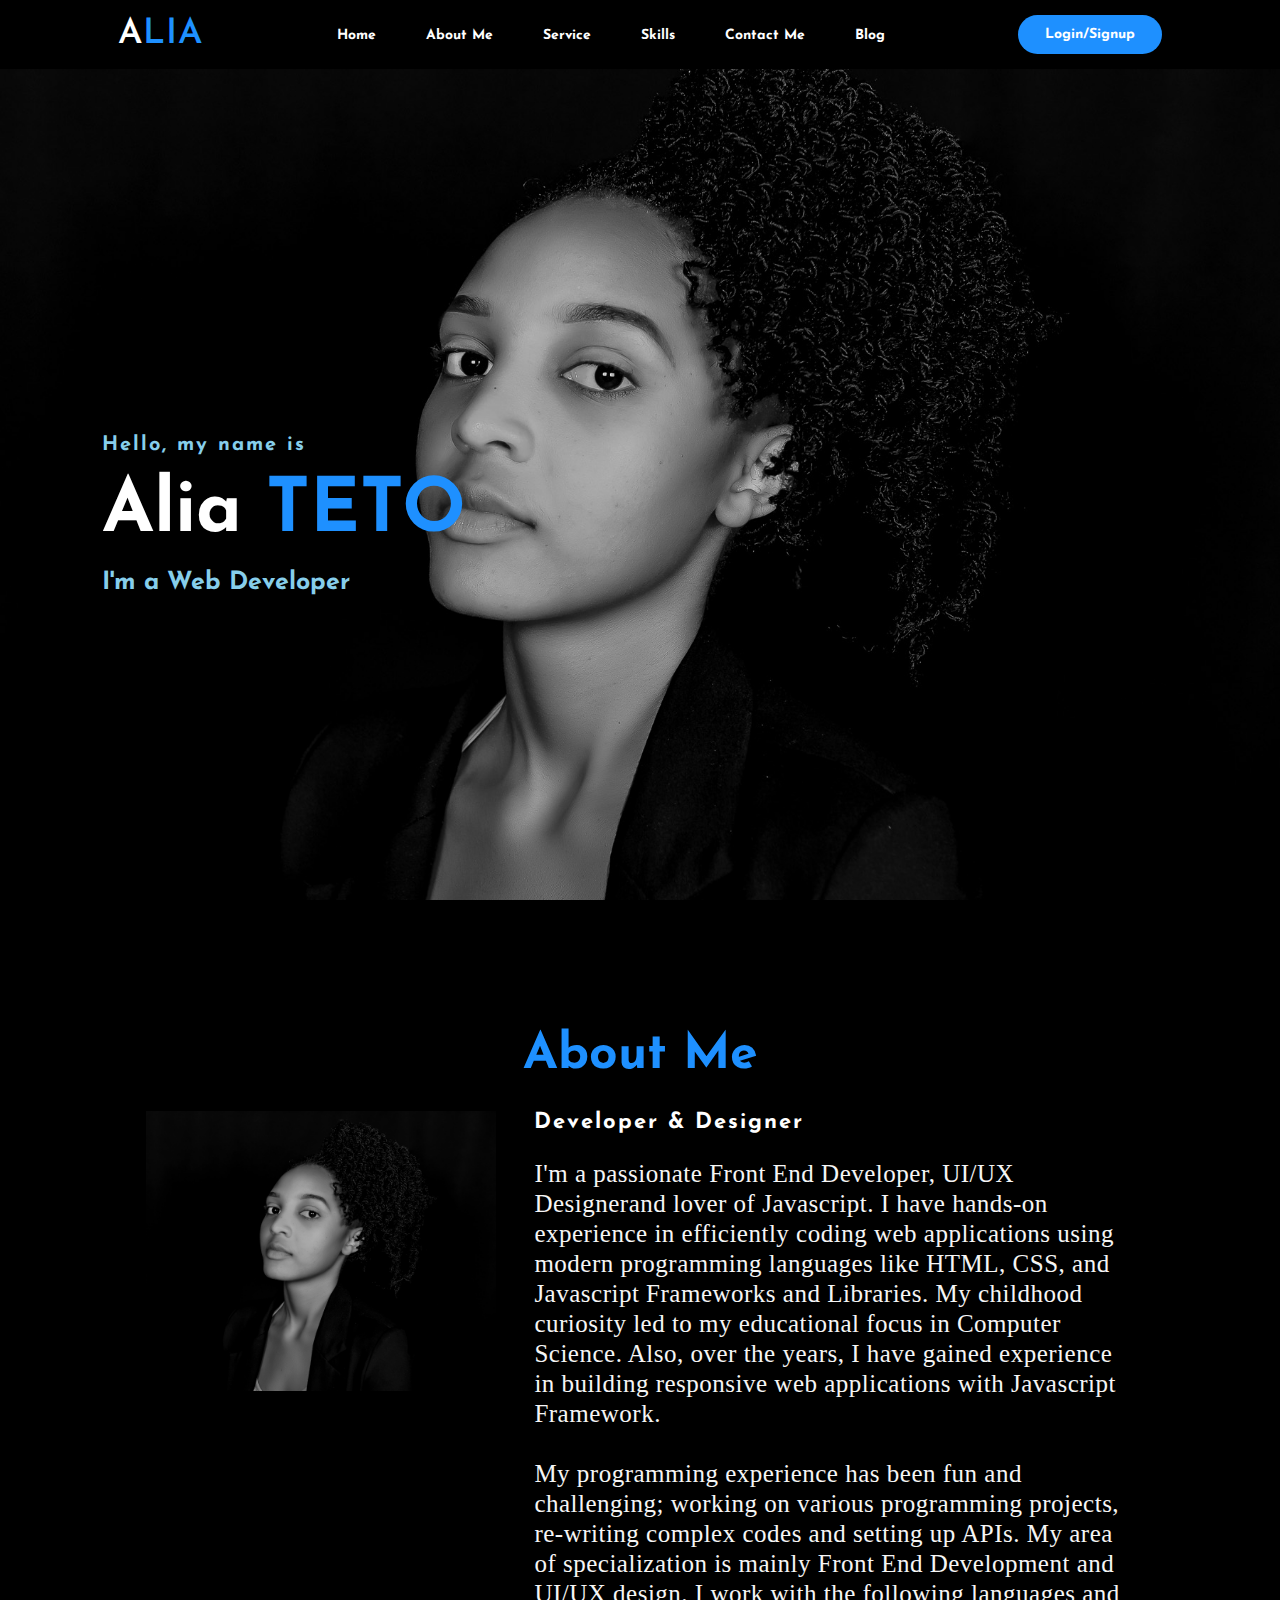
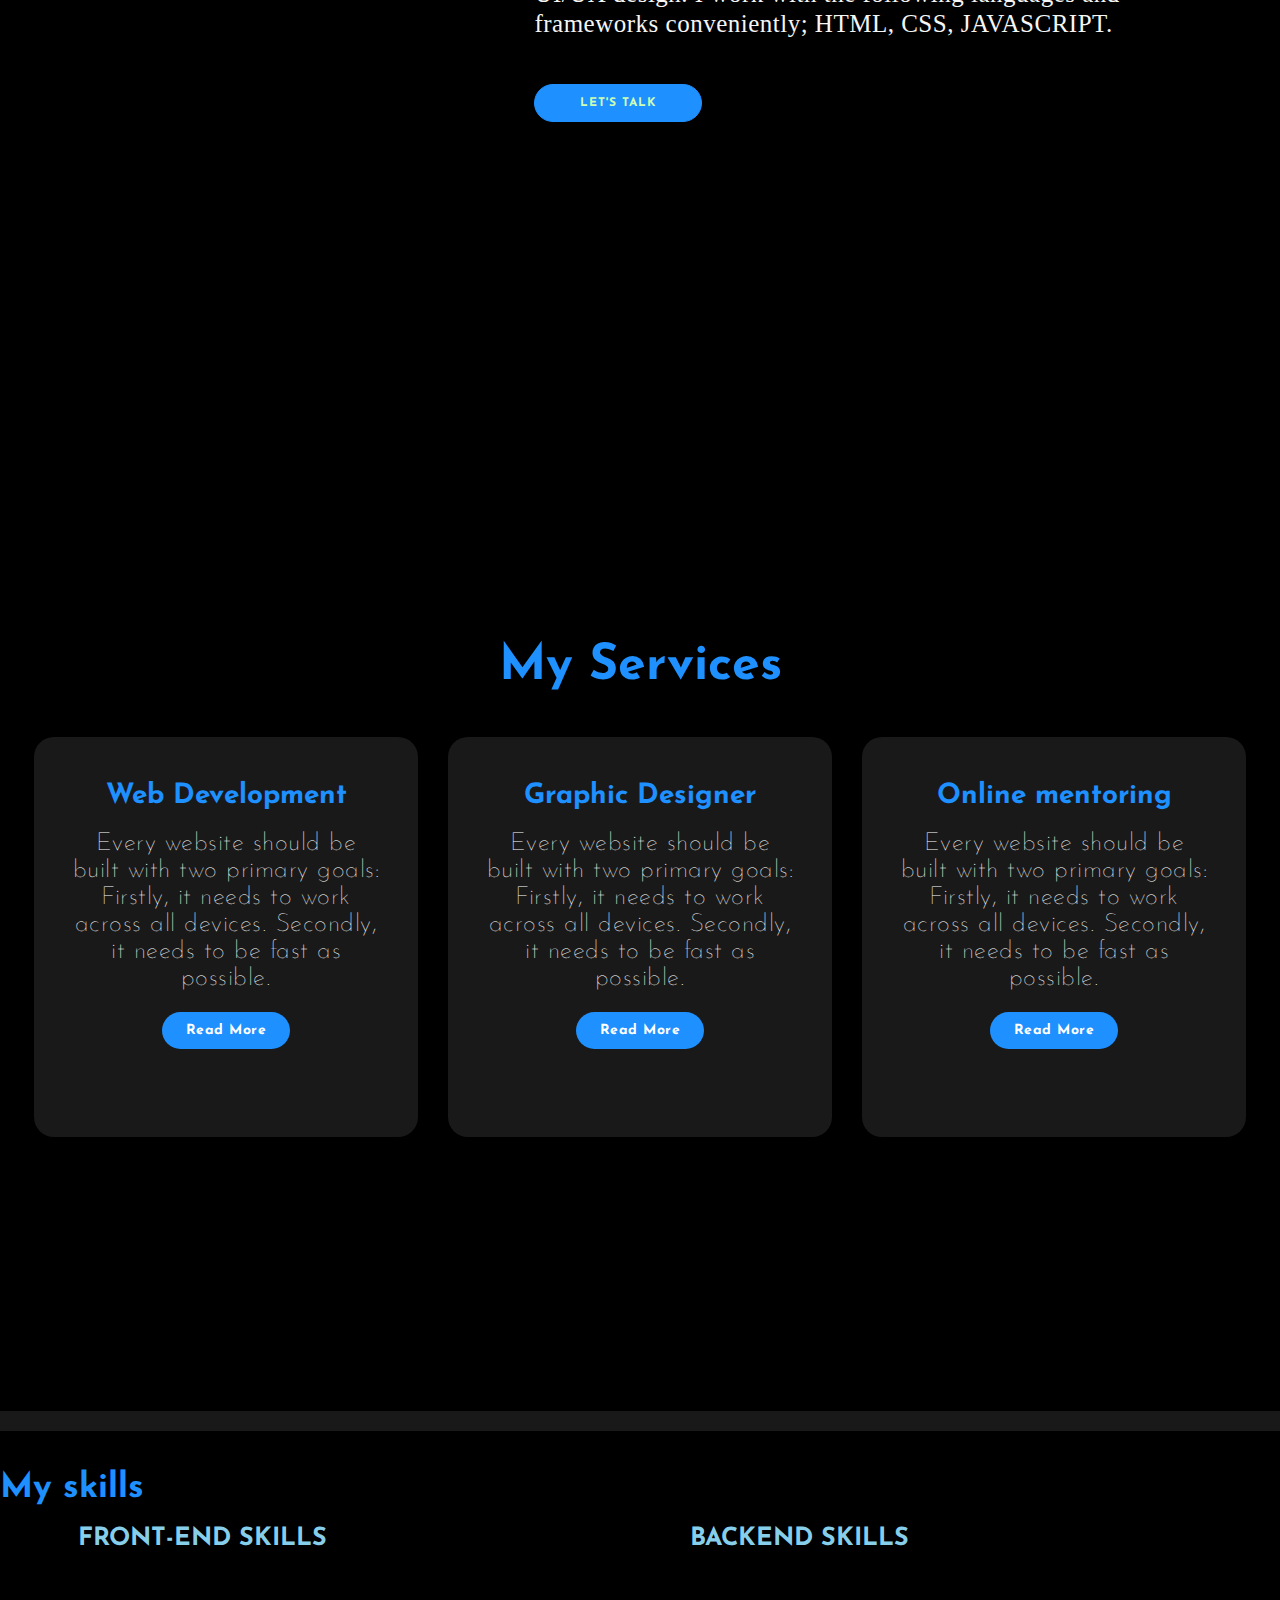
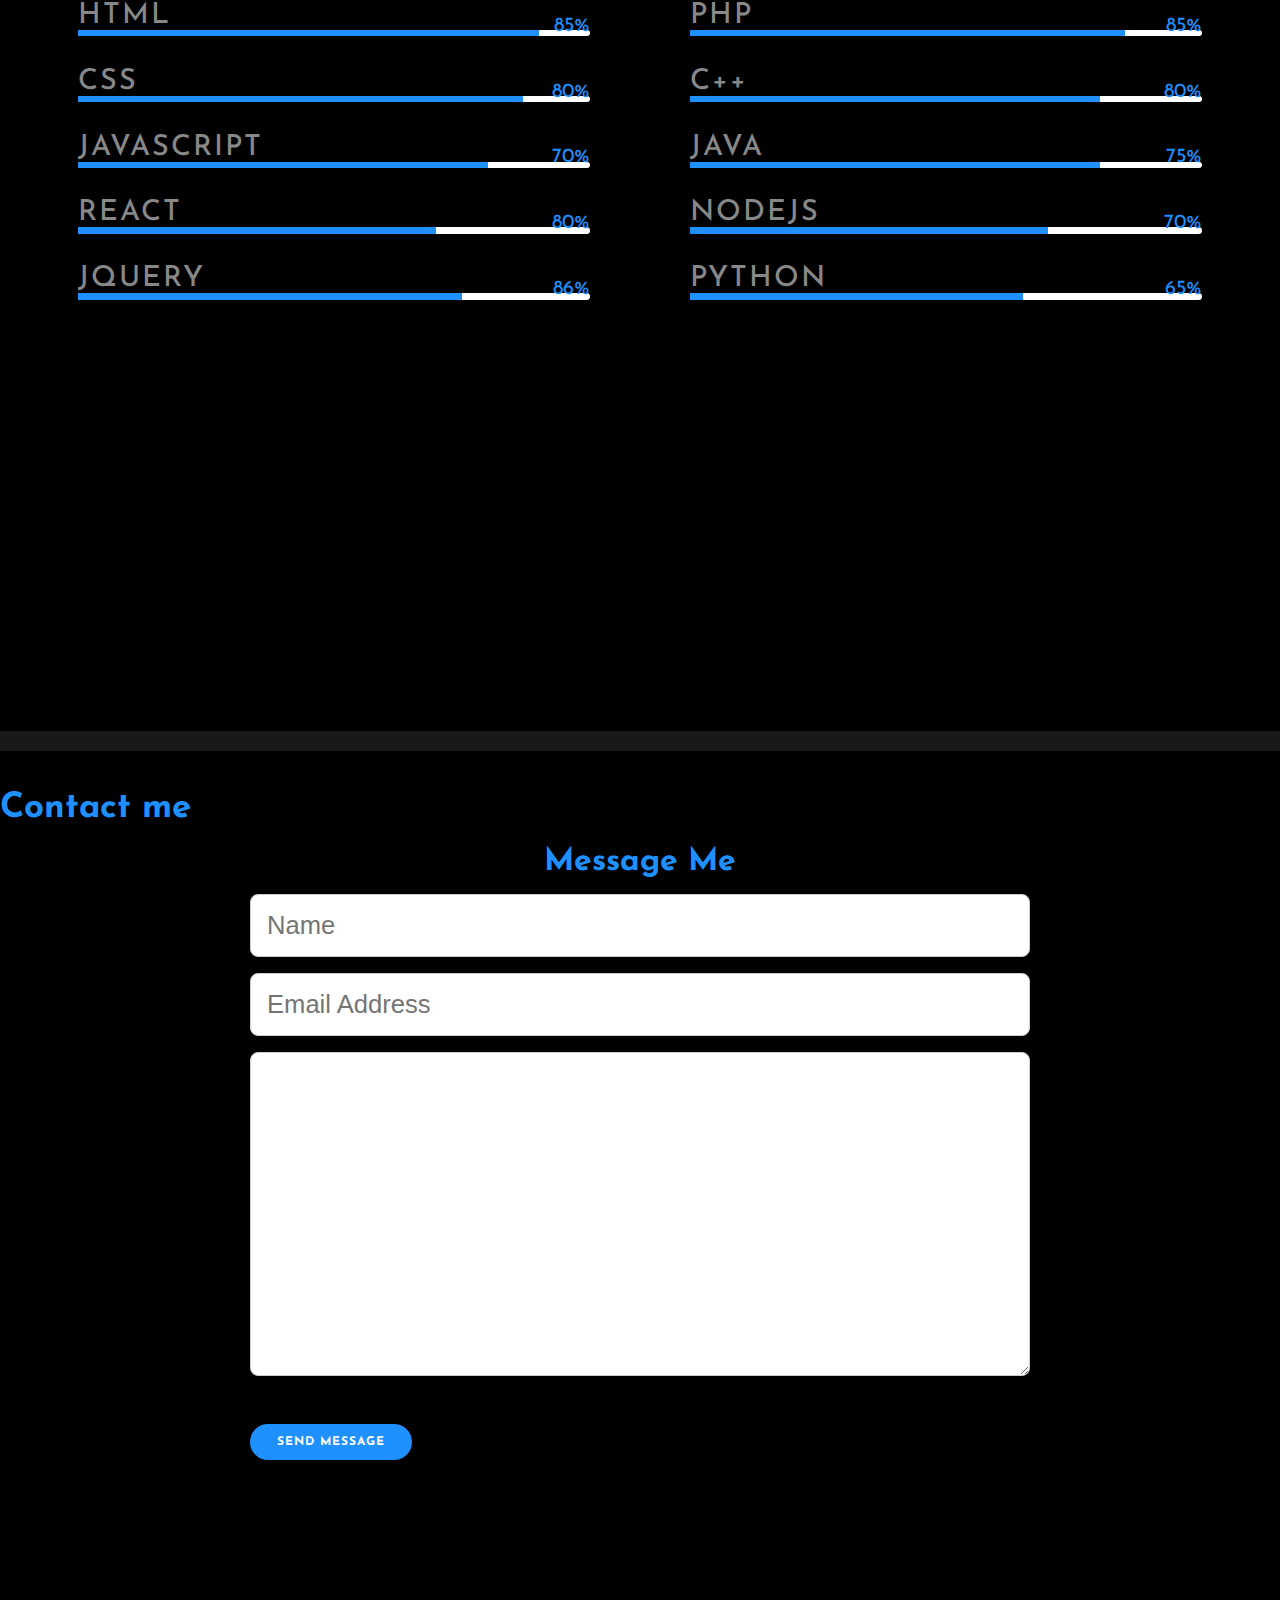
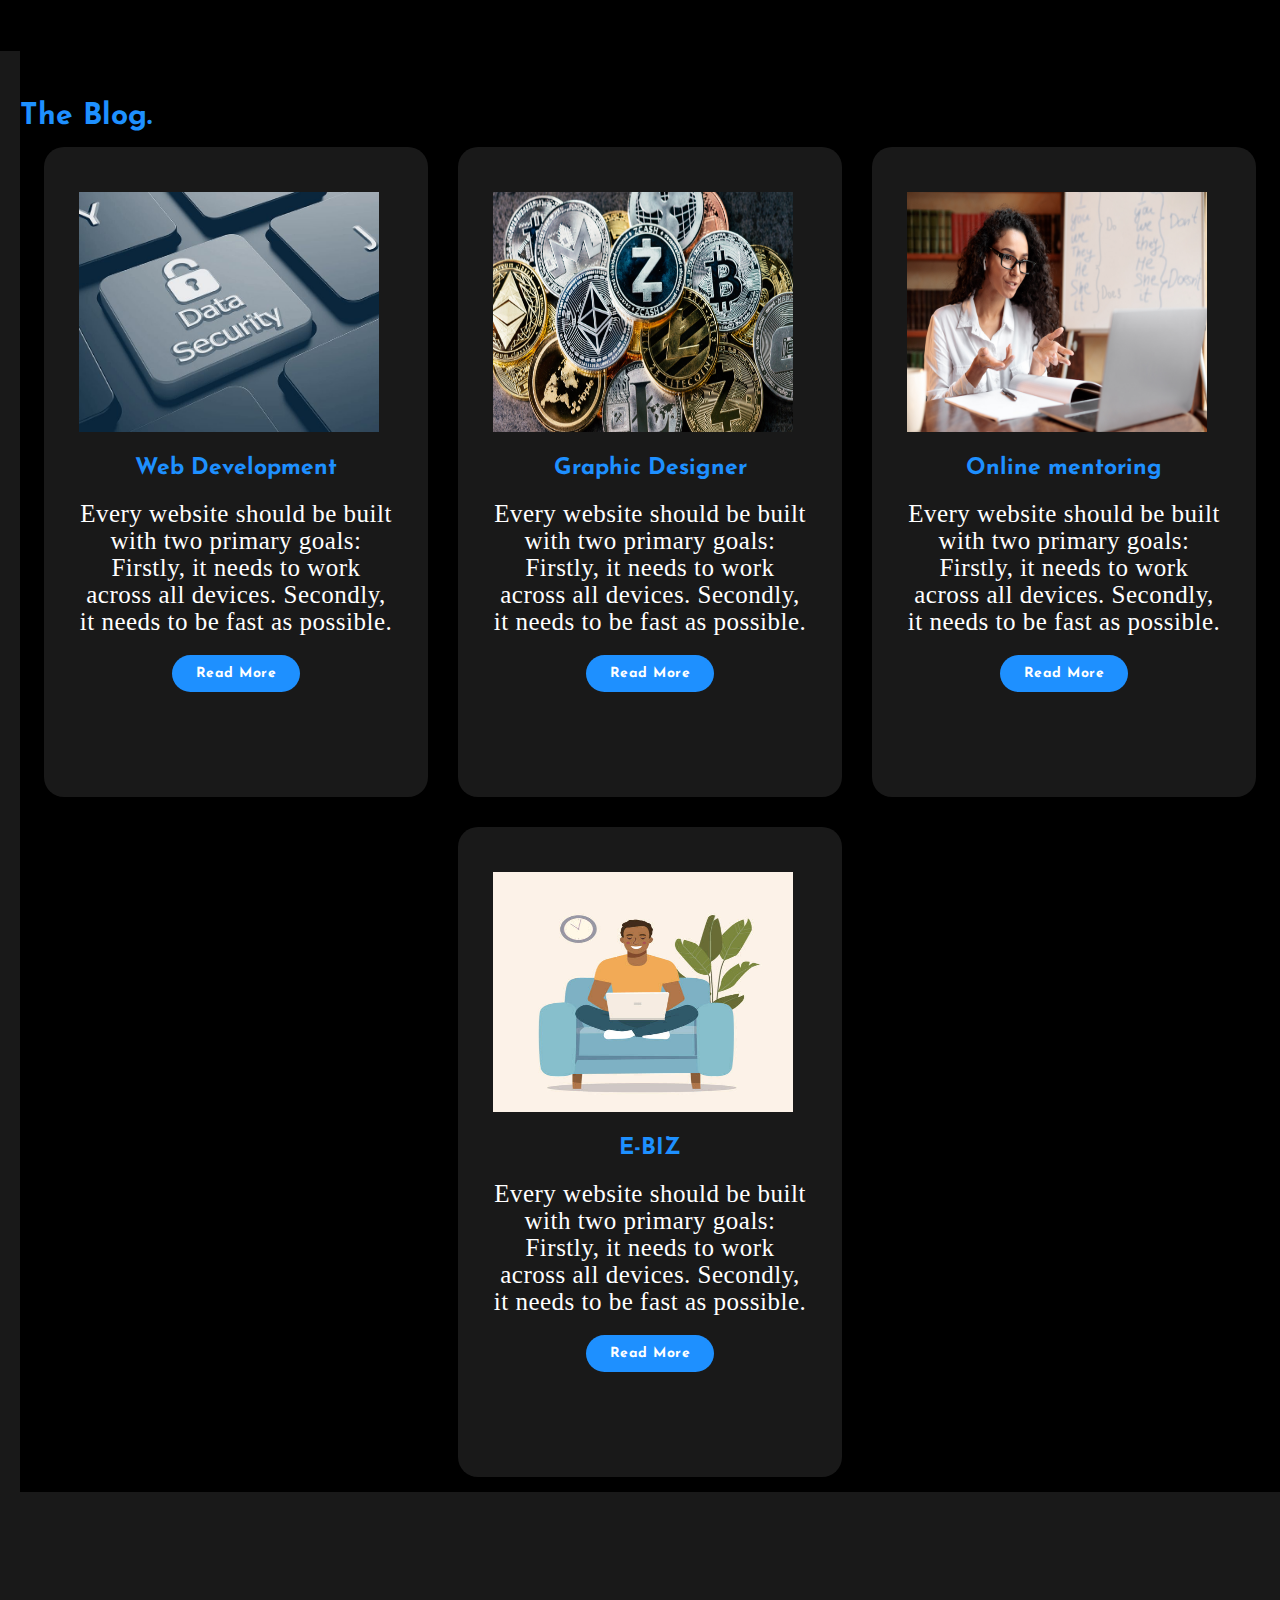
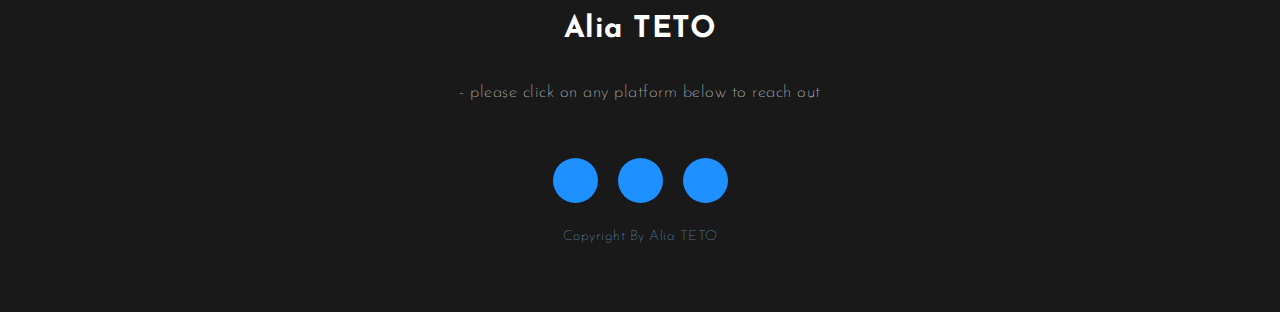
<file: index.html>
<html lang="en">
  <head>
    <meta charset="UTF-8" />
    <meta http-equiv="X-UA-Compatible" content="IE=edge" />
    <meta name="viewport" content="width=device-width, initial-scale=1.0" />
    <title>Alia's Portfolio website</title>
    <link rel="stylesheet" type="text/css" href="css/style.css" />
    <link
      href="https://fonts.googleapis.com/css2?family=Josefin+Sans:ital,wght@0,100;0,200;0,400;0,500;0,600;0,700;1,100;1,200;1,300;1,400;1,500;1,600;1,700&family=Roboto:wght@400;500;700&display=swap"
      rel="stylesheet"
    />

    <link
      rel="stylesheet"
      href="https://cdnjs.cloudflare.com/ajax/libs/font-awesome/6.0.0-beta3/css/all.min.css"
      integrity="sha512-Fo3rlrZj/k7ujTnHg4CGR2D7kSs0v4LLanw2qksYuRlEzO+tcaEPQogQ0KaoGN26/zrn20ImR1DfuLWnOo7aBA=="
      crossorigin="anonymous"
      referrerpolicy="no-referrer"
    />
  </head>

  <body>
    <div class="container">
      <div class="hero" id="home">
        <nav>
          <div class="max-width">
            <div class="logo">
              <a href="#home">A<span>LIA</span></a>
            </div>
            <ul class="navlinks">
              <li><a href="#home">Home</a></li>
              <li><a href="#about">About Me </a></li>
              <li><a href="#service">Service</a></li>
              <li><a href="#skills">Skills</a></li>
              <li><a href="#contact">Contact Me</a></li>
              <li><a href="#blog">Blog</a></li>
            </ul>
            <div class="burger">
              <div class="line1"></div>
              <div class="line2"></div>
              <div class="line3"></div>
            </div>
            <a href="login.html" class="btn"> Login/Signup </a>
          </div>
        </nav>

        <div class="content">
          <h4>Hello, my name is</h4>
          <h1>Alia <span>TETO</span></h1>
          <h3>I'm a Web Developer</h3>
          <div class="newsletter"></div>
        </div>
      </div>

      <section class="about" id="about">
        <div class="title">
          <h2>About Me</h2>
        </div>
        <div class="main">
          <div class="AboutImg">
            <img src="/img/6.jpg" />
          </div>
          <div class="about-text">
            <h5>Developer & Designer</h5>
            <p>
              I'm a passionate Front End Developer, UI/UX Designerand lover of
              Javascript. I have hands-on experience in efficiently coding web
              applications using modern programming languages like HTML, CSS,
              and Javascript Frameworks and Libraries. My childhood curiosity
              led to my educational focus in Computer Science. Also, over the
              years, I have gained experience in building responsive web
              applications with Javascript Framework.
              <br> <br>

              My programming experience has been fun and challenging; working on
              various programming projects, re-writing complex codes and setting
              up APIs. My area of specialization is mainly Front End Development
              and UI/UX design. I work with the following languages and
              frameworks conveniently; HTML, CSS, JAVASCRIPT.
            </p>
            <button type="button">Let's Talk</button>
          </div>
        </div>
      </section>
<section id="service">
  <div class="service" >
    <div class="title">
      <h2>My Services</h2>
    </div>

    <div class="box">
      <div class="card">
        <i class="fas fa-bars"></i>
        <h5>Web Development</h5>
        <div class="pra">
          <p>
            Every website should be built with two primary goals: Firstly,
            it needs to work across all devices. Secondly, it needs to be
            fast as possible.
          </p>
          <p style="text-align: center">
            <a class="button" href="#">Read More</a>
          </p>
        </div>
      </div>

      <div class="card">
        <i class="fas fa-images"></i>
        <h5>Graphic Designer</h5>
        <div class="pra">
          <p>
            Every website should be built with two primary goals: Firstly,
            it needs to work across all devices. Secondly, it needs to be
            fast as possible.
          </p>
          <p style="text-align: center">
            <a class="button" href="#">Read More</a>
          </p>
        </div>
      </div>

      <div class="card">
        <i class="fas fa-film"></i>
        <h5>Online mentoring</h5>
        <div class="pra">
          <p>
            Every website should be built with two primary goals: Firstly,
            it needs to work across all devices. Secondly, it needs to be
            fast as possible.
          </p>
          <p style="text-align: center">
            <a class="button" href="#">Read More</a>
          </p>
        </div>
      </div>
    </div>
  </div>
</section>
      
      <!-- start of skills section -->

      <section class="section-skills" id="skills">
        <div class="title">
          <h1>My skills</h1>
        </div>

        
        <div class="skills-container">
            
          <div class="skills-left">
            <h3>FRONT-END SKILLS</h3>
            <div class="skills-box">
              <h4>HTML</h4>

              <div class="skills-ilt">
                <div class="skills-bar html"></div>
                <span>85%</span>
              </div>
            </div>

            <div class="skills-box">
              <h4>CSS</h4>

              <div class="skills-ilt">
                <div class="skills-bar css"></div>
                <span>80%</span>
              </div>
            </div>

            <div class="skills-box">
              <h4>JAVASCRIPT</h4>

              <div class="skills-ilt">
                <div class="skills-bar javascript"></div>
                <span>70%</span>
              </div>
            </div>

            <div class="skills-box">
              <h4>REACT</h4>

              <div class="skills-ilt">
                <div class="skills-bar nodejs"></div>
                <span>80%</span>
              </div>
            </div>

            <div class="skills-box">
              <h4>JQUERY</h4>

              <div class="skills-ilt">
                <div class="skills-bar jquery"></div>
                <span>86%</span>
              </div>
            </div>

            
          </div>

          <div class="skills-right">
            <h3>BACKEND SKILLS</h3>
            <div class="skills-box">
              <h4>PHP</h4>

              <div class="skills-ilt">
                <div class="skills-bar php"></div>
                <span>85%</span>
              </div>
            </div>

            <div class="skills-box">
              <h4>C++</h4>

              <div class="skills-ilt">
                <div class="skills-bar c"></div>
                <span>80%</span>
              </div>
            </div>

            <div class="skills-box">
              <h4>JAVA</h4>

              <div class="skills-ilt">
                <div class="skills-bar java"></div>
                <span>75%</span>
              </div>
            </div>

            <div class="skills-box">
              <h4>NODEJS</h4>

              <div class="skills-ilt">
                <div class="skills-bar nodejs"></div>
                <span>70%</span>
              </div>
            </div>

            <div class="skills-box">
              <h4>PYTHON</h4>

              <div class="skills-ilt">
                <div class="skills-bar python"></div>
                <span>65%</span>
              </div>
            </div>
        </div>
        </div>
        </div>
      </section>

      <!-- contact section -->
      <section class="section-contact" id="contact">
        <div class="title">
          <h1>Contact me</h1>
        </div>
        <div class="contact-center">

          <div class="right" data-aos="fade-up" data-aos-duration="1500">
            <form method="POST"  class="form">
              <h2>Message Me</h2>
              <div>
                <input type="text" placeholder="Name" required />
                <input type="email" placeholder="Email Address" required />
              </div>

              <textarea name="message" id="" cols="30" rows="10" placeholder="Your Message">
              </textarea>
              <button type="submit" class="btn btn-form">Send message</button>
            </form>
          </div>
        </div>

       
      </section>
    </div>
    
    <!-- blog section -->
    
    <section class="blog" id="blog">
        <div class="main-nav">
  
            <h2>The Blog.</h2>
            <div class="boxes">
                <div class="cards">
                  <!-- <i class="fas fa-bars"></i> -->
                  <img src="img/data-security.jpg">
                  <h5>Web Development</h5>
                  <div class="prag">
                    <p>
                      Every website should be built with two primary goals: Firstly,
                      it needs to work across all devices. Secondly, it needs to be
                      fast as possible.
                    </p>
                    <p style="text-align: center">
                      <a class="button" href="article1.html">Read More</a>
                    </p>
                  </div>
                </div>
      
                <div class="cards">
                  <!-- <i class="fas fa-images"></i> -->
                  <img src="img/cryptocurrency.jpg">
                  <h5>Graphic Designer</h5>
                  <div class="prag">
                    <p>
                      Every website should be built with two primary goals: Firstly,
                      it needs to work across all devices. Secondly, it needs to be
                      fast as possible.
                    </p>
                    <p style="text-align: center">
                      <a class="button" href="#">Read More</a>
                    </p>
                  </div>
                </div>
      
                <div class="cards">
                  <!-- <i class="fas fa-film"></i> -->
                  <img src="img/online-mentoring.jpg">
                  <h5>Online mentoring</h5>
                  <div class="prag">
                    <p>
                      Every website should be built with two primary goals: Firstly,
                      it needs to work across all devices. Secondly, it needs to be
                      fast as possible.
                    </p>
                    <p style="text-align: center">
                      <a class="button" href="#">Read More</a>
                    </p>
                  </div>
                </div>
                <div class="cards">
                    <!-- <i class="fas fa-film"></i> -->
                    <img src="img/5.jpg">
                    <h5>E-BIZ</h5>
                    <div class="prag">
                      <p>
                        Every website should be built with two primary goals: Firstly,
                        it needs to work across all devices. Secondly, it needs to be
                        fast as possible.
                      </p>
                      <p style="text-align: center">
                        <a class="button" href="#">Read More</a>
                      </p>
                    </div>
                  </div>
              </div>
                  </div>
    </section>
    <footer>
      <p>Alia TETO</p>
      <p>
        - please click on any  platform below to reach out
      </p>
      <div class="social">
        <a href="#"><i class="fab fa-twitter"></i></a>
        <a href="#"><i class="fab fa-instagram"></i></a>
        <a href="#"><i class="fab fa-linkedin"></i></a>
      </div>
      <p class="end">Copyright By Alia TETO</p>
    </footer>
    <script src="./main.js"></script>
    <script src="./munye/js/geolocationapi.js"></script>
  </body>
</html>
</file>
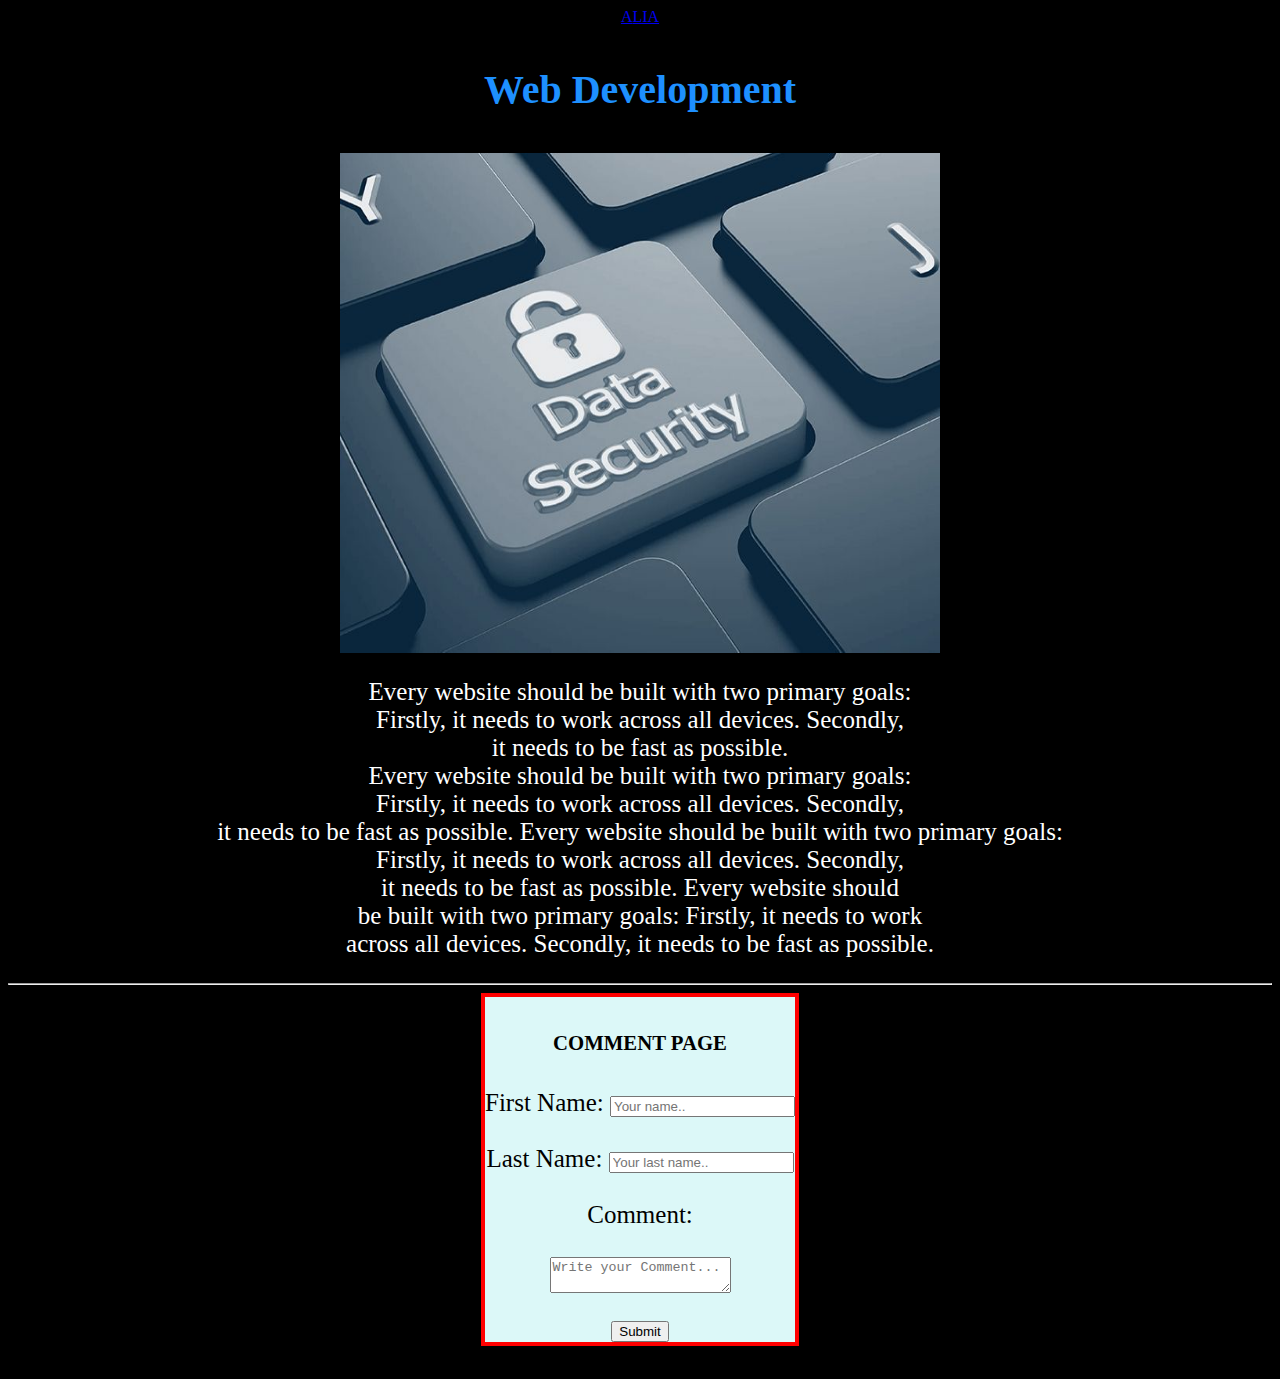
<file: article1.html>
<html lang="en">
  <head>
    <meta charset="UTF-8" />
    <meta http-equiv="X-UA-Compatible" content="IE=edge" />
    <meta name="viewport" content="width=device-width, initial-scale=1.0" />
    <title>Blog page</title>
    <link rel="stylesheet" type="text/css" href="css/article.css" />
    <link
      href="https://fonts.googleapis.com/css2?family=Josefin+Sans:ital,wght@0,100;0,200;0,400;0,500;0,600;0,700;1,100;1,200;1,300;1,400;1,500;1,600;1,700&family=Roboto:wght@400;500;700&display=swap"
      rel="stylesheet"
    />

    <link
      rel="stylesheet"
      href="https://cdnjs.cloudflare.com/ajax/libs/font-awesome/6.0.0-beta3/css/all.min.css"
      integrity="sha512-Fo3rlrZj/k7ujTnHg4CGR2D7kSs0v4LLanw2qksYuRlEzO+tcaEPQogQ0KaoGN26/zrn20ImR1DfuLWnOo7aBA=="
      crossorigin="anonymous"
      referrerpolicy="no-referrer"
    />
  </head>

  <body>
    <div class="max-width">
    <div class="logo">
        <a href="#home">A<span>LIA</span></a>
      </div>
    </div>
        <div class="content">
            <h3>Web Development</h3>

          <!-- <i class="fas fa-bars"></i> -->
          <img src="img/data-security.jpg">
            <p>
              Every website should be built with two primary goals:<br> Firstly,
              it needs to work across all devices. Secondly,<br> it needs to be
              fast as possible.
              <br>
              Every website should be built with two primary goals:<br> Firstly,
              it needs to work across all devices. Secondly,<br> it needs to be
              fast as possible.
              Every website should be built with two primary goals:<br> Firstly,
              it needs to work across all devices. Secondly,<br> it needs to be
              fast as possible.
              Every website should <br>be built with two primary goals: Firstly,
              it needs to work<br> across all devices. Secondly, it needs to be
              fast as possible.
            </p>
        </div>
        <hr>
        <div>

            <div class="container">
                <form action="#" name="myForm" onsubmit="return validateForm()" method="post">
                   <h5>COMMENT PAGE</h5>
                  <label for="fname">First Name:</label>
                  <input type="text" id="fname" name="firstname" placeholder="Your name..">
              <br><br>
                  <label for="lname">Last Name:</label>
                  <input type="text" id="lname" name="lastname" placeholder="Your last name..">
        <br><br>
                  <label for="subject">Comment:</label>
                  <br><br>
            <textarea id="subject" name="subject" placeholder="Write your Comment..."></textarea>
        <br><br>
            <input type="submit" value="Submit" >
          </form>
        </div>
        </div>
</file>
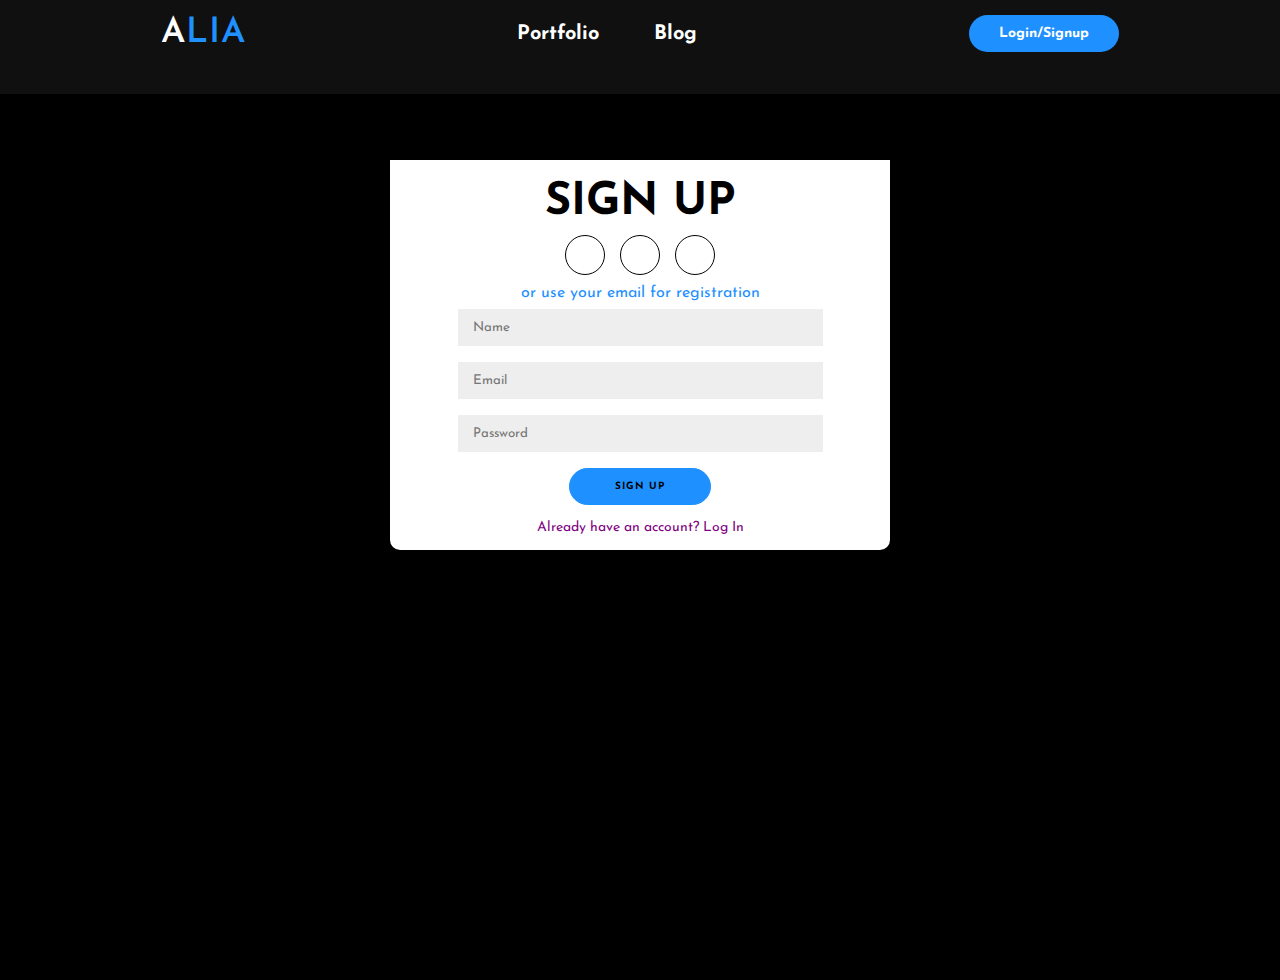
<file: login.html>
<!DOCTYPE html>
<html lang="en">
<head>
    <meta charset="UTF-8">
    <meta http-equiv="X-UA-Compatible" content="IE=edge">
    <meta name="viewport" content="width=device-width, initial-scale=1.0">
    <link rel="stylesheet" href="css/login.css">
    <link href="https://fonts.googleapis.com/css2?family=Josefin+Sans:ital,wght@0,100;0,200;0,400;0,500;0,600;0,700;1,100;1,200;1,300;1,400;1,500;1,600;1,700&family=Roboto:wght@400;500;700&display=swap" rel="stylesheet">   
    <link rel="stylesheet" href="https://cdnjs.cloudflare.com/ajax/libs/font-awesome/6.0.0-beta3/css/all.min.css" integrity="sha512-Fo3rlrZj/k7ujTnHg4CGR2D7kSs0v4LLanw2qksYuRlEzO+tcaEPQogQ0KaoGN26/zrn20ImR1DfuLWnOo7aBA==" crossorigin="anonymous" referrerpolicy="no-referrer" />

    <title>Login</title>
</head>
<body>
        <nav>
          <div class="max-width">
            <div class="logo"><a href="#blog">A<span>LIA</span></a></div>
            <ul>
                <li><a href="/index.html">Portfolio</a></li>
                <li><a href="/blog.html">Blog</a></li>
            </ul>
          <div class="burger">
            <div class="line1"></div>
            <div class="line2"></div>
            <div class="line3"></div>
          </div>
            <a href="/login.html" class="btn"> Login/Signup </a> 
           </div>
        
        </nav>
    <!-- //////////////////////////////////////////// -->
<div class="container" id="container">
    <div class="form-container sign-up-container">
        <form action="">
            <h2>SIGN UP</h2>
            <div class="social-container">
                <a href="#" class="social"><i class="fab fa-facebook"></i></a>
                <a href="#" class="social"><i class="fab fa-instagram"></i></a>
                <a href="#" class="social"><i class="fab fa-linkedin"></i></a>
            </div>
            <span>or use your email for registration</span>
            <input type="text" name="name" placeholder="Name" id="name2">
            <p class="error-message"></p>
            <input type="text" name="email" placeholder="Email" id="email2">
            <p class="error-email"></p>
            <input type="password" name="password" placeholder="Password" id="password2">
            <p class="error-password"></p>
            <button class="abana">Sign Up</button>
            <a href="#" id="signIn">Already have an account? Log In</a>
        </form>
    </div>

<div class="form-container sign-in-container">
        <form class="signform" action="./admin.html"> 
            <h2>LOG IN</h2>
            <div class="social-container">
                <a href="#" class="social"><i class="fab fa-facebook"></i></a>
                <a href="#" class="social"><i class="fab fa-instagram"></i></a>
                <a href="#" class="social"><i class="fab fa-linkedin"></i></a>
            </div>
            <span>or use your Account</span><br>
           
          <input autofocus type='email' placeholder="Enter your email" name="email" class="input input-error" id="email">
          <span id="error11"></span><br>
        
          <input type='password'  placeholder="Enter your password" class="input input-error" name="password" id="password">
          <span id="error12"></span><br>

        <a href="./admin.html">
            <button class="abana login-btn" value="/admin.html"> Log In</button></a>
            <a href="#" id="signUp">Click here to create Account !</a>

        </form>
    </div>

</div>
<script src="main.js"></script>
<script src="./munye/js/loginformValidation.js"> </script>

</body>
</html>
</file>
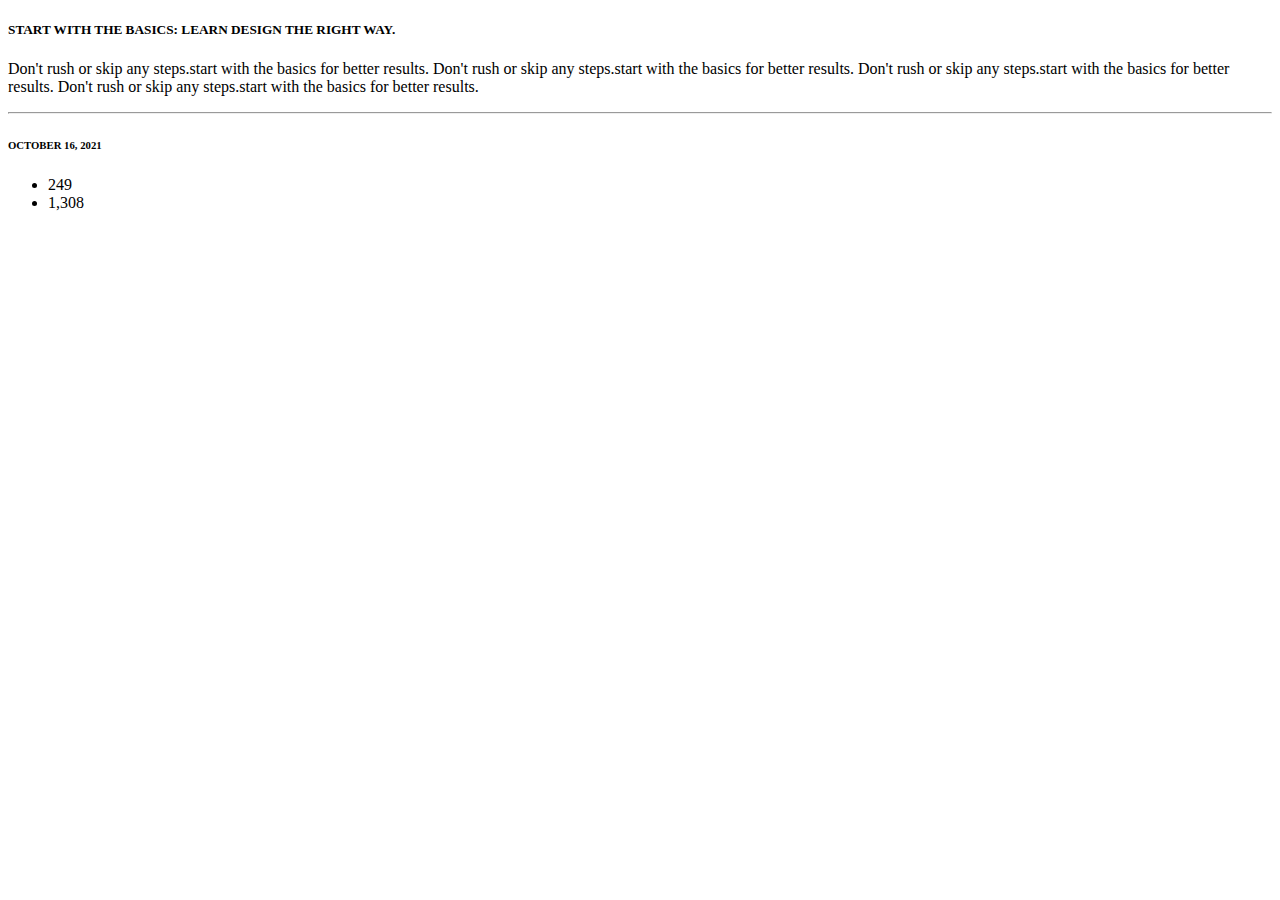
<file: read.html>
<!DOCTYPE html>
<html lang="en">
<head>
    <meta charset="UTF-8">
    <meta http-equiv="X-UA-Compatible" content="IE=edge">
    <meta name="viewport" content="width=device-width, initial-scale=1.0">
    <title>Document</title>
</head>
<body>
    <h5>START WITH THE BASICS: LEARN DESIGN THE RIGHT WAY.</h5>
    <p>Don't rush or skip any steps.start with the basics for better results.
        Don't rush or skip any steps.start with the basics for better results.
        Don't rush or skip any steps.start with the basics for better results.
        Don't rush or skip any steps.start with the basics for better results.
    </p>
    <hr>
    <h6>OCTOBER 16, 2021</h6>
    <ul class="stuff">
        <li><i class="fas fa-heart"></i>249</li>
        <li><i class="fas fa-comment"></i>1,308</li>
</body>
</html>
</file>
<file: css/style.css>
* {
  padding: 0;
  margin: 0;
  font-family: "josefin sans", sans-serif;
  box-sizing: border-box;
}
html {
  scroll-behavior: smooth;
}

body {
  background-color: #191919;

  height: 100vh;
  margin: 0;
  width: 100%;
}

.hero {
  height: 100vh;
  width: 100%;
  background-image: url(/img/6.jpg);
  background-size: cover;
  /* background-position: center; */
  position: static;
}

nav {
  z-index: 999;
  position: fixed;
  width: 100%;
  padding-left: 3%;
  padding-right: 3%;
  background-color: black;
}

.container {
  margin: 0 auto;
}

.max-width {
  display: flex;
  align-items: center;
  justify-content: space-between;
  max-width: 1300px;
  padding: 0 80px;
  margin: auto;
}
.logo a {
  color: white;
  font-size: 35px;
  font-weight: 600;
  letter-spacing: 1px;
  cursor: pointer;
}
span {
  color: dodgerblue;
}

.imageClass {
  flex: 1;
}

.imageClass img {
  width: 100%;
}

nav ul {
  display: flex;
  flex-wrap: wrap;
}
nav ul li {
  list-style-type: none;
  padding: 10px 25px;
}
nav ul li a {
  color: white;
  text-decoration: none;
  font-weight: bold;
  text-transform: capitalize;
  transition: 0.3s;
}

nav ul li a:hover {
  color: dodgerblue;
  transition: 0.3s;
}

.btn {
  background-color: dodgerblue;
  color: white;
  text-decoration: none;
  border: 2px solid transparent;
  font-weight: bold;
  padding: 10px 25px;
  border-radius: 30px;
  transition: transform 0.4s;
}
.btn:hover {
  transform: scale(1.2);
}
.content {
  max-width: 100%;
  position: absolute;
  top: 60%;
  left: 8%;
  right: 8%;
  transform: translateY(-50%);
}
h1 {
  color: white;
  margin: 20px 0px 20px;
  font-size: 75px;
}
h3 {
  color: skyblue;
  font-size: 25px;
  margin-bottom: 50px;
}
h4 {
  color: skyblue;
  letter-spacing: 2px;
  font-size: 20px;
}
.newsletter form {
  width: 300px;
  max-width: 100%;
  position: relative;
}
.newsletter form input:first-child {
  display: inline-block;
  width: 100%;
  padding: 14px 130px 14px 15px;
  border: 2px solid dodgerblue;
  outline: none;
  border-radius: 30px;
}
.newsletter form input:last-child {
  position: absolute;
  display: inline-block;
  outline: none;
  border: none;
  padding: 10px 30px;
  border-radius: 30px;
  background-color: dodgerblue;
  color: white;
  box-shadow: 0px 0px 0px #000, 0px 0px 15px #858585;
  top: 6px;
  right: 6px;
}
.main {
  display: flex;
  justify-content: center;
  margin: 20px 100px 0px 100px;
  min-height: 100vh;
}
.AboutImg {
  width: 36%;
}
.AboutImg img {
  width: 90%;
}
.about {
  min-height: 100vh;
  padding: 100px 0px;
  background-color: black;
  margin: 0 auto;
}
.about-text {
  width: 600px;
}
.imageClass img {
  width: 50%;
}
.about-text h2 {
  flex: 1;
  color: skyblue;
  font-size: 75px;
  text-transform: capitalize;
  margin-bottom: 20px;
}
.about-text h5 {
  color: white;
  letter-spacing: 2px;
  font-size: 22px;
  margin-bottom: 25px;
  text-transform: capitalize;
}
.about-text p {
  color: whitesmoke;
  line-height: 30px;
  font-size: 25px;
  margin-bottom: 45px;
  font-family: 'Gill Sans';
}
button {
  background-color: dodgerblue;
  color: white;
  text-decoration: none;
  border: 2px solid transparent;
  font-weight: bold;
  padding: 13px 30px;
  border-radius: 30px;
  transition: 0.4s;
}
button:hover {
  background-color: transparent;
  border: 2px solid;
  cursor: pointer;
}
.service {
  background: black;
  width: 100%;
  padding: 100px 8px;
  margin: 0 auto;
  min-height: 100vh;
}
.title h2 {
  color: dodgerblue;
  font-size: 50px;
  margin: 30px auto;
  text-align: center;
}
.box {
  display: flex;
  justify-content: center;
  align-items: center;
  min-height: 400px;
  flex-wrap: wrap;
}
.card {
  height: 365px;
  width: 335px;
  padding: 20px 35px;
  background: #191919;
  border-radius: 20px;
  margin: 15px;
  position: relative;
  overflow: hidden;
  text-align: center;
  color: white;
  font-family: 'Gill Sans';

}
.card i {
  font-size: 50px;
  display: block;
  text-align: center;
  margin: 25px 0px;
  color: dodgerblue;
}
h5 {
  color: white;
  font-size: 23px;
  margin-bottom: 15px;
}
.pra p {
  color: white;
  font-size: 25px;
  line-height: 27px;
  margin-bottom: 25px;
}
.card .button {
  background-color: dodgerblue;
  color: white;
  text-decoration: none;
  border: 2px solid transparent;
  font-weight: bold;
  padding: 9px 22px;
  border-radius: 30px;
  transition: transform 0.4s;
}
.card .button:hover {
  background-color: transparent;
  border: 2px solid;
  cursor: pointer;
}

footer {
  position: relative;
  width: 100%;
  height: 400px;
  background: #191919;
  display: flex;
  flex-direction: column;
  align-items: center;
  justify-content: center;
}
footer p:nth-child(1) {
  font-size: 30px;
  color: white;
  margin-bottom: 20px;
  font-weight: bold;
}
footer p:nth-child(2) {
  color: white;
  font-size: 17px;
  width: 500px;
  text-align: center;
  line-height: 26px;
}
.social {
  display: flex;
}
.social a {
  width: 45px;
  height: 45px;
  display: flex;
  align-items: center;
  justify-content: center;
  background: dodgerblue;
  border-radius: 50%;
  margin: 22px 10px;
  color: black;
  text-decoration: none;
  font-size: 20px;
}
.social a:hover {
  transform: scale(1.3);
  transition: 0.3s;
}
.end {
  position: absolute;
  color: skyblue;
  bottom: 35px;
  font-size: 14px;
}

/* h2 {
  text-align: left;
} */
p {
  font-size: 14px;
  font-weight: 100;
  line-height: 20px;
  letter-spacing: 0.5px;
  margin: 20px 0 30px;
}

a {
  color: rgb(149, 149, 149);
  font-size: 14px;
  text-decoration: none;
  margin: 15px 0;
}
button {
  border-radius: 20px;
  border: 1px solid dodgerblue;
  background-color: dodgerblue;
  color: #cfffb3;
  font-size: 12px;
  font-weight: bold;
  padding: 12px 45px;
  letter-spacing: 1px;
  text-transform: uppercase;
  transition: transform 80ms ease-in;
}
button:active {
  transform: scale(0.95);
}
button:focus {
  outline: none;
}
button.ghost {
  background-color: transparent;
  border-color: #cfffb3;
}

.burger div {
  width: 20px;
  height: 2px;
  background-color: white;
  margin: 3px;
  padding-top: 3px;
  transition: all 0.3s ease;
}

.burger {
  display: none;
  cursor: pointer;
}

/* responsive media query */
@media screen and (max-width: 1024px) {
  nav ul li {
    width: 68%;
  }
  .hero {
    width: 100%;
  }
  .max-width {
    width: 100%;
    padding: 0 20px;
  }
  nav ul {
    display: flex;
    flex-wrap: inherit;
  }
}

@media screen and (max-width: 768px) {
  .hero {
    width: 100%;
  }
  .container {
    width: 100%;
    margin: 0;
  }
  .navlinks {
    display: none;
  }
  .open {
    display: flex;
    flex-direction: column;
    justify-content: center;
    background-color: #191919;
    position: fixed;
    padding-left: 1rem;
    padding-top: 1rem;
    top: 5%;
    left: 0%;
    z-index: 0;
    width: 100%;
  }
  .burger {
    display: block;
  }

  .content {
    width: 80%;
    position: absolute;
    top: 60%;
    left: 8%;
    right: 8%;
    transform: translateY(-50%);
  }

  .max-width {
    width: 100%;
    padding: 0 10px;
    margin: 0;
  }
  h1 {
    color: white;
    margin: 20px 0px 20px;
    font-size: 50px;
    width: 100%;
  }
  h3 {
    color: #cfffb3;
    font-size: 25px;
    margin-top: 50px;
  }
  .title h2 {
    color: #cfffb3;
    font-size: 50px;
    margin: 10px auto;
    text-align: center;
    padding-bottom: 20px;
  }
  .about {
    width: 100%;
    padding: 40px 0px;
    background-color: #191919;
    margin: 0 auto;
  }
  .about-text h5 {
    margin-top: 20px;
  }
  .about img {
    height: auto;
    width: 300px;
  }
  .service {
    background: #101010;
    width: 100%;
    padding: 40px 0px;
    margin: 0 auto;
  }
  footer p:nth-child(2) {
    color: white;
    font-size: 17px;
    width: 250px;
    text-align: center;
    line-height: 26px;
  }
  .end {
    position: absolute;
    color: #208be2;
    bottom: 15px;
    font-size: 14px;
  }
}

@keyframes navulliFade {
  from {
    opacity: 0;
    transform: translateX(50px);
  }
  to {
    opacity: 1;
    transform: translateX(0px);
  }
}

.toggle .line1 {
  transform: rotate(-45deg) translate(-5px, 6px);
}
.toggle .line1 {
  opacity: 0;
}
.toggle .line1 {
  transform: rotate(45deg) translate(-5px, -6px);
}

/* contact styles */
.section-contact {
  min-height: 100vh;
  background-color: black;
  justify-content: center;
  align-items: center;
}
.contact-center {
  grid-template-columns: 0.5fr 0.5fr;
  gap: 3rem;
  color: white;
  justify-content: center;
  align-items: center;
  padding-left: 250px;
  padding-right: 250px;

}
.title h1 {
  color: dodgerblue;
  font-size: 35px;
  padding-top: 40px;
  justify-content: center;
  align-items: center;
}
.left h2 {
  font-size: 2.5rem;
}
.left p {
  font-size: 1.6rem;
  margin-bottom: 2rem;
  color: white;
  justify-content: center;
  align-items: center;
}
.left div {
  display: flex;
  align-items: center;
  margin-bottom: 1.5rem;
  justify-content: center;
  align-items: center;
}
.left div .content {
  text-align: center;
  justify-content: center;
  align-items: center;
}
.left .icon {
  margin-right: 2rem;
  font-size: 2.3rem;
  color: var(--customColor);
}
.form h2 {
  font-size: 2rem;
  margin-bottom: 1rem;
  color: dodgerblue;
  align-items: center;
  text-align: center;
}
.form input,
.form textarea {
  font-family: "Poppins", sans-serif;
  font-size: 1.6rem;
  padding: 1rem 0;
  text-indent: 1rem;
  border-radius: 0.5rem;
  margin-bottom: 1rem;
  width: 100%;
  outline: none;
  border: none;
  border: 1px solid #ccc;
  justify-content: center;
  align-items: center;
}
.form .right div {
  display: flex;
}

.form .right div input {
  flex: 1 1 50%;
}
.form textarea {
  width: 100%;
  resize: vertical;
  margin-bottom: 3rem;
}
@media only screen and (max-width: 768px) {
  .contact-center {
    grid-template-columns: 1fr;
  }
}
/* skills styles */
.title h1{
   justify-content: center;
   align-items: center;
}
.section-skills {
  min-height: 100vh;
  background-color: black;
}
.skills-container {
   display: flex;
   justify-content: center;
   column-gap: 100px;
}
.skills-left {
  width: 40%;
}
.skills-right {
  width: 40%;
}
.skills-box:not(:last-child) {
  margin-bottom: 1.9rem;
}

.skills-box h4 {
  font-size: 1.8rem;
  color: #888;
  font-weight: 500;
}
.skills-box .skills-ilt {
  width: 100%;
  position: relative;
  height: 0.4rem;
  background-color: white;
  border-radius: 0.5rem;
}
.skills-box .skills-bar {
  background-color: dodgerblue;
  height: 0.4rem;
}

.skills-box .html {
  width: 90%;
}
.skills-box .css {
  width: 87%;
}
.skills-box .javascript {
  width: 80%;
}
.skills-box .react {
  width: 75%;
}
.skills-box .c {
   width: 80%;
 }
 .skills-box .nodejs {
   width: 70%;
 }
 .skills-box .python {
   width: 65%;
 }
 .skills-box .java {
   width: 80%;
 }
 .skills-box .php {
   width: 85%;
 }
 .skills-box .jquery {
   width: 75%;
 }

.skills-box span {
  position: absolute;
  bottom: 10%;
  right: 0;
  font-size: 20px;
}
.skills-center {
  display: grid;
  grid-template-columns: 1fr 1fr;
  gap: 6rem;
}

/* BLOG STYLES */
.main-nav{

   background-color: black;
   min-height: 100vh;
   margin-bottom: 20px;
   margin-left: 20px;
}
.blog h2{
   color: dodgerblue;
   font-size: 30px;
   justify-content: right;
   padding-top: 50px;

}
.upper p{
   color: white;
   font-size: 30px;
}
.main-nav img{
   height: 240px;
   width: 300px;
}
.boxes {
  display: flex;
  justify-content: center;
  align-items: center;
  min-height: 400px;
  flex-wrap: wrap;
}
.card {
  height: 400px;
  width: 384px;
  padding: 20px 35px;
  background: #191919;
  border-radius: 20px;
  margin: 15px;
  position: relative;
  overflow: hidden;
  text-align: center;

}
.cards h5{
  color:dodgerblue;
}
.cards {
  height: 650px;
  width: 384px;
  padding: 20px 35px;
  background: #191919;
  border-radius: 20px;
  margin: 15px;
  position: relative;
  overflow: hidden;
  text-align: center;
}
.cards img {
  font-size: 50px;
  display: block;
  text-align: center;
  margin: 25px 0px;
  color: dodgerblue;
}
h5 {
  color: white;
  font-size: 23px;
  margin-bottom: 15px;
}
.prag p {
  color: white;
  font-size: 25px;
  line-height: 27px;
  margin-bottom: 25px;
  font-family: 'Gill Sans';
}
.card h5{
  color:dodgerblue;
  font-size: 28px;
}
.cards .button {
  background-color: dodgerblue;
  color: white;
  text-decoration: none;
  border: 2px solid transparent;
  font-weight: bold;
  padding: 9px 22px;
  border-radius: 30px;
  transition: transform 0.4s;
}
.cards .button:hover {
  background-color: transparent;
  border: 2px solid;
  cursor: pointer;
}
@media only screen and (max-width: 768px) {
  .skills-center {
    grid-template-columns: 1fr;
  }
}
.read {
  display: none;
}
</file>
<file: css/article.css>
body{
  background-color: black;
  align-items: center;
  justify-content: center;
  text-align: center;

}
h3{
  color: dodgerblue;
  align-items: center;
  justify-content: center;
font-size: 40px;
  
}
.content p {
  justify-content: center;
  align-items: center;
  color: white;
  font-size: 25px;
  
}

.content img {
  justify-content: center;
  align-items: center;
  color: dodgerblue;
  height: 500px;
  width: 600px;
}
.container form{
color:black;
font-size: 25px;
background-color: rgb(220, 248, 248);
border: 4px solid red;
justify-content: center;
  align-items: center;
display:inline-block;

}
</file>
<file: css/login.css>
* {
    padding: 0;
    margin: 0;
    font-family: 'josefin sans' , sans-serif;
    box-sizing: border-box;
}
body {
   background-color: black;
   min-height: 100vh;
   width: 100%;
}

html {
    scroll-behavior: smooth;
}

 nav {
     z-index: 999;
     position: fixed;
     width: 100%;
     padding-left: 3%;
     padding-right: 3%;      
     background-color: #101010;
     height: 11%;
     margin-top:-85px;
}

.max-width {
   display: flex;
   align-items: center;
   justify-content: space-around;
   max-width: 1300px;
   padding-top: 5px;
   

}

.logo a {
    color: white;
    font-size: 35px;
    font-weight: 600;
    letter-spacing: 1px;
    cursor: pointer;
    text-decoration: none;

}
span {
   color:dodgerblue;
  
}
nav ul li {
   list-style-type: none;
   display: inline-block;
   padding: 10px 25px;
}
nav ul li a{
   color: white;
   text-decoration: none;
   font-weight: bold;
   font-size: 20px;
   text-transform: capitalize;
   transition: .3s;
}

nav ul li a:hover {
   color: dodgerblue;
   transition: .3s;
}
.btn{
   background-color: dodgerblue;
   color: white;
   text-decoration: none;
   border: 2px solid transparent;
   font-weight: bold;
   padding: 9px 28px;
   border-radius: 30px;
   transition: transform .4s;

}
.btn:hover {
   transform: scale(1.2);
}


button {
   background-color: dodgerblue;
   color: white;
   text-decoration: none;
   border: 2px solid transparent;
   font-weight: bold;
   padding: 13px 30px;
   border-radius: 30px;
   transition: .4s;
}
button:hover {
   background-color: transparent;
   border: 2px solid;
   cursor: pointer;
}

.burger div {
   width: 20px;
   height: 2px;
   background-color: dodgerblue;
   margin: 3px;
   padding-top: 3px;
   transition: all 0.3s ease;
}

.burger {
   display: none;
   cursor: pointer;
}

h1 {
   font-weight: bold;
   margin: 0;
} 

h2 {

text-align: center;
font-size: 45px;


}

p {
   font-size: 14px;
   font-weight: 100;
   line-height: 20px;
   letter-spacing: 0.5px;
   margin: 70px 20px 70px;
}

/* span {
   font-size: 16px;
} */

a{
   color: purple;
   font-size: 14px;
   text-decoration: none;
   margin: 15px 0;
}

.abana {
   border-radius: 20px;
   border: 1px solid dodgerblue;
   background-color: dodgerblue;
   color: #000000;
   font-size: 10px;
   font-weight: bold;
   padding: 12px 45px;
   letter-spacing: 1px;
   text-transform: uppercase;
   transition: transform 80ms ease-in;
   cursor: pointer;
   margin-top: 0.5rem;
}
/* button:active {
   transform: scale(0.95);
}
button:focus {
   outline: none;
}
button.ghost {
   background-color: transparent;
   border-color: #CFFFB3;
}  */

.abana:hover {
   transform: scale(1.2);
}


form {
   background-color: white;
   display: flex;
   align-items: center;
   justify-content: center;
   flex-direction: column;
   /* padding: 38px 50px; */
   text-align: center;
   padding-top: 20px;
   /* margin: 10px auto; */
   
}

input {
   background-color: #eee;
   border: none;
   padding: 12px 15px;
   margin: 8px 0px;
   width: 73%;
}

.container {
   background-color: black;
   border-radius: 10px;
   box-shadow: 0 14px 20px rgba(0,0,0,0.25),
               0 10px 10px rgba(0,0,0,0.22);
   display: flex;
   align-items: center;
   overflow: hidden;
   margin: auto ;
   margin-top: 5rem;
   width: 500px;
   max-width: 100%;
  
   
}

.form-container {
   width: 50%;
   transition: all 0.6s ease-in-out;
   padding-top: 80px;

}

.sign-in-container {
   left: 0;
   width: 100%;
   z-index: 2;
}

.sign-up-container {
   left: 0;
   width: 100%;
   z-index: 1;
}
.social-container {
   margin: 10px 0;
   color: dodgerblue;


}
.social-container a {
   border: 1px solid #000;
   border-radius: 50%;
   display: inline-flex;
   justify-content: center;
   align-items: center;
   margin: 0 5px;
   height: 40px;
   width: 40px;
}

.error-message, .error-email, .error-password, .error, .error1 {
   color: red;
   margin: 0 !important;
   font-weight: 800;
}

#error11, #error12 {
   color: red;
   margin: 0 !important;
   
}
</file>
